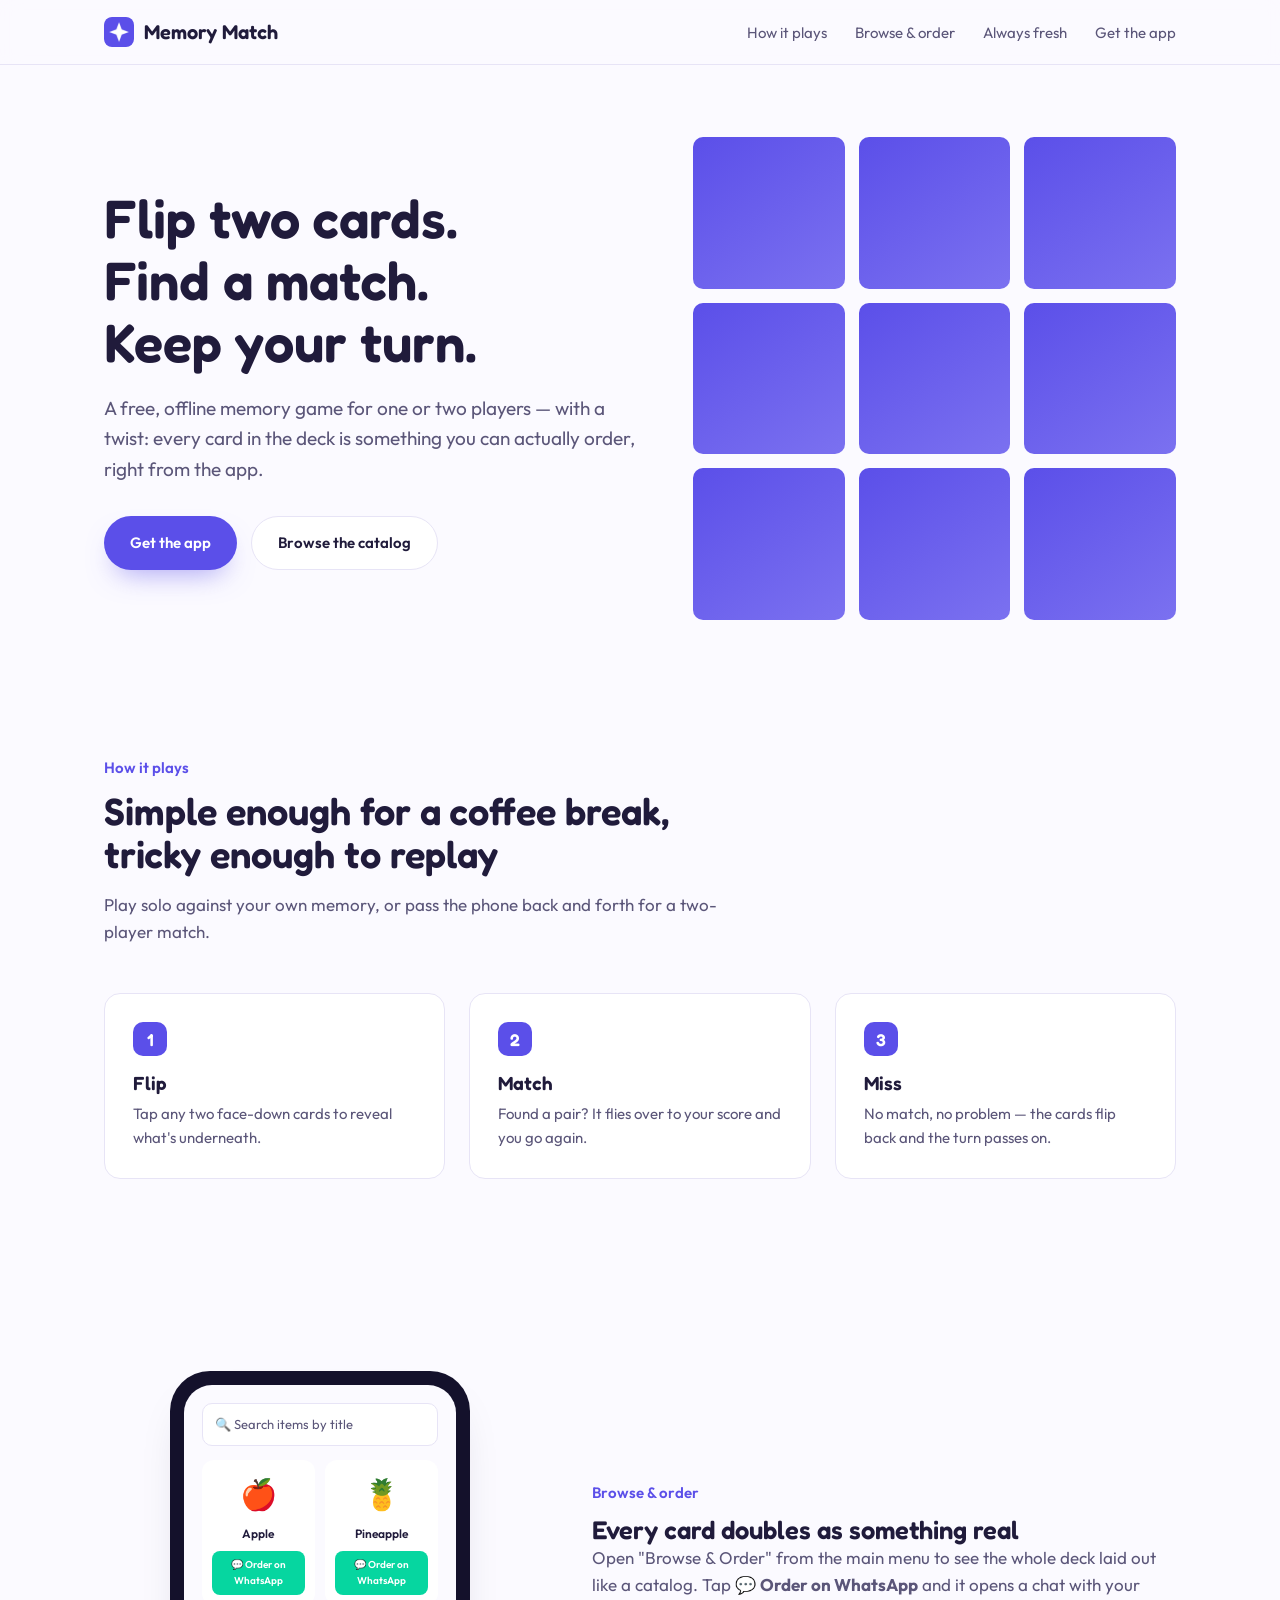
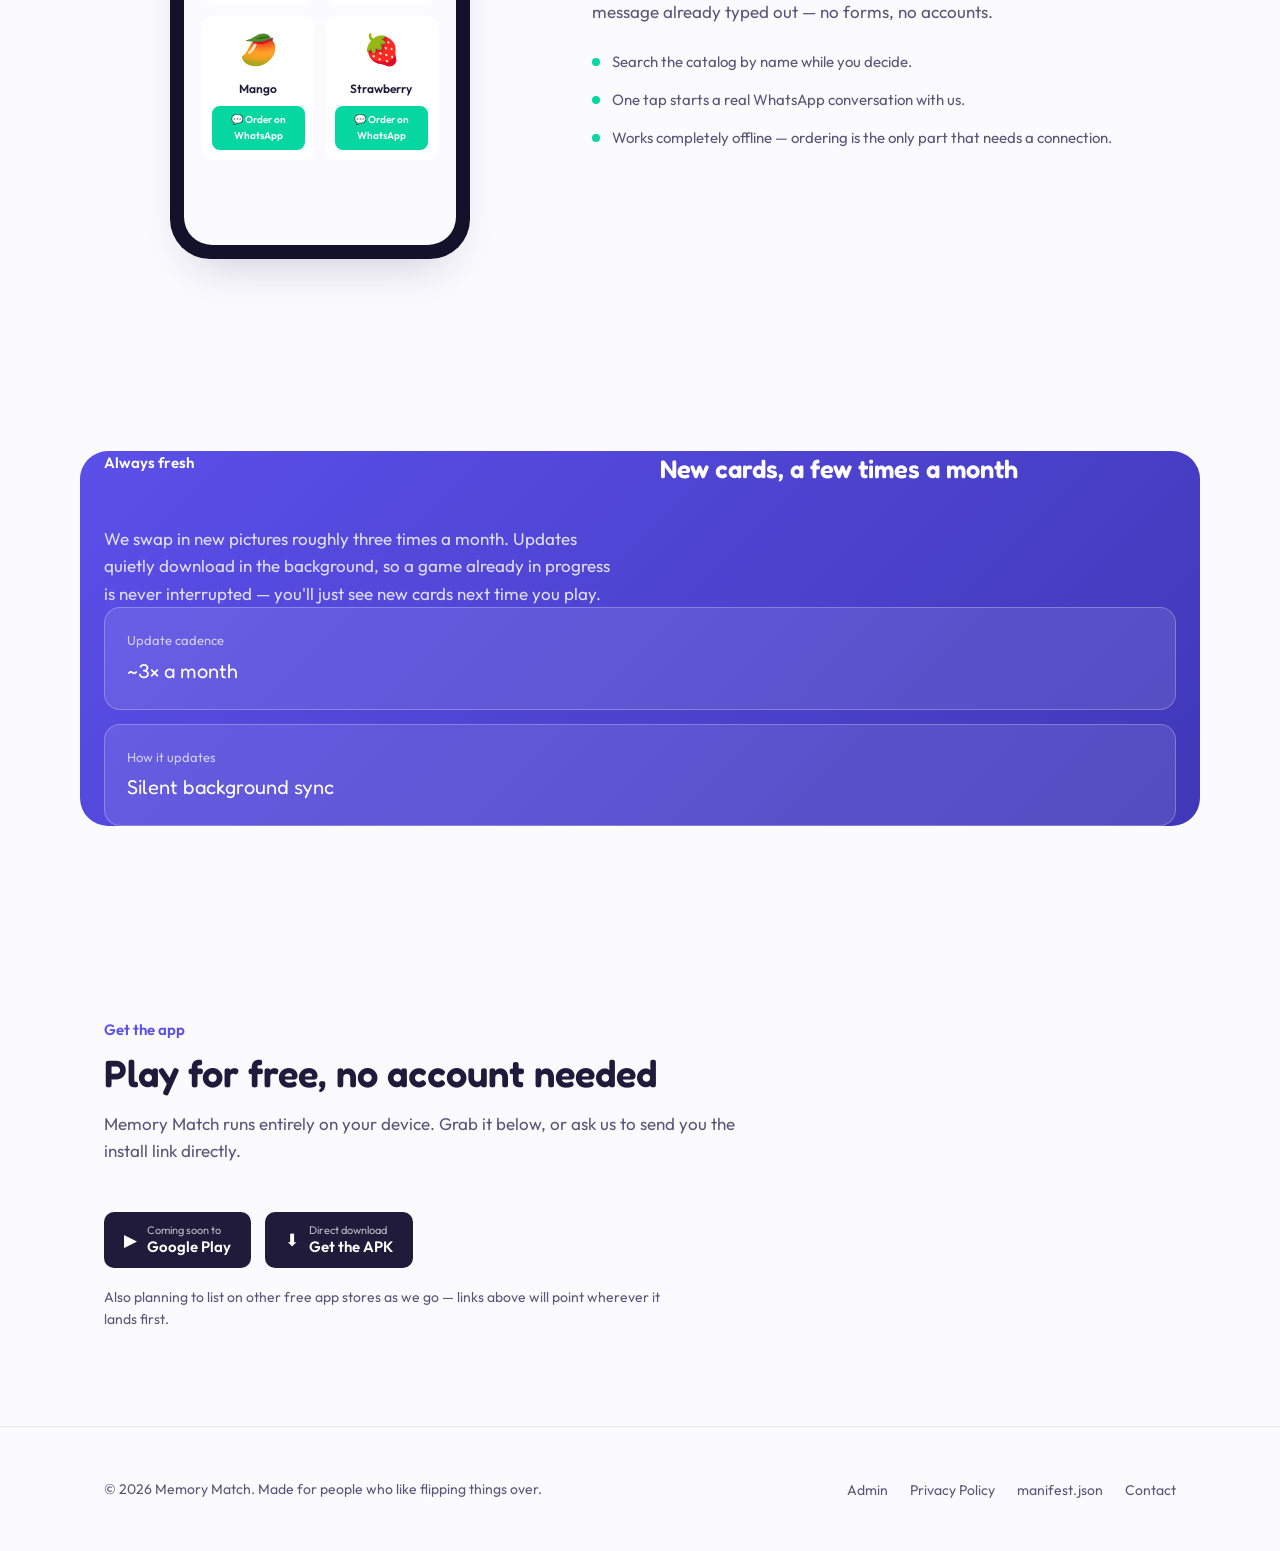
<file: index.html>
<!doctype html>
<html lang="en">
<head>
<meta charset="utf-8" />
<meta name="viewport" content="width=device-width, initial-scale=1" />
<title>Memory Match — flip, match, and order from the deck</title>
<meta name="description" content="A free offline memory-match game for one or two players, where every card doubles as something you can order over WhatsApp." />
<link rel="icon" href="favicon.png" />
<link rel="preconnect" href="https://fonts.googleapis.com">
<link rel="preconnect" href="https://fonts.gstatic.com" crossorigin>
<link href="https://fonts.googleapis.com/css2?family=Fredoka:wght@500;600;700&family=Outfit:wght@400;500;600&display=swap" rel="stylesheet">
<link rel="stylesheet" href="style.css" />
</head>
<body>

<nav class="nav">
  <div class="wrap">
    <a class="brand" href="#top">
      <img src="images/app-icon.png" alt="" />
      Memory Match
    </a>
    <ul class="nav-links">
      <li><a href="#how">How it plays</a></li>
      <li><a href="#catalog">Browse & order</a></li>
      <li><a href="#fresh">Always fresh</a></li>
      <li><a href="#get">Get the app</a></li>
    </ul>
  </div>
</nav>

<header class="hero" id="top">
  <div class="wrap">
    <div>
      <h1>Flip two cards.<br>Find a match.<br>Keep your turn.</h1>
      <p class="lead">A free, offline memory game for one or two players — with a twist: every card in the deck is something you can actually order, right from the app.</p>
      <div class="btn-row">
        <a class="btn btn-primary" href="#get">Get the app</a>
        <a class="btn btn-ghost" href="#catalog">Browse the catalog</a>
      </div>
    </div>
    <div class="flip-grid" aria-hidden="true">
      <div class="flip-card"><div class="face back"></div><div class="face front">🍎</div></div>
      <div class="flip-card"><div class="face back"></div><div class="face front">🍌</div></div>
      <div class="flip-card"><div class="face back"></div><div class="face front">🍇</div></div>
      <div class="flip-card"><div class="face back"></div><div class="face front">🍓</div></div>
      <div class="flip-card"><div class="face back"></div><div class="face front">🍒</div></div>
      <div class="flip-card"><div class="face back"></div><div class="face front">🍉</div></div>
      <div class="flip-card"><div class="face back"></div><div class="face front">🥝</div></div>
      <div class="flip-card"><div class="face back"></div><div class="face front">🍍</div></div>
      <div class="flip-card"><div class="face back"></div><div class="face front">🥭</div></div>
    </div>
  </div>
</header>

<section id="how">
  <div class="wrap">
    <div class="section-head">
      <span class="kicker">How it plays</span>
      <h2>Simple enough for a coffee break, tricky enough to replay</h2>
      <p>Play solo against your own memory, or pass the phone back and forth for a two-player match.</p>
    </div>
    <div class="steps">
      <div class="step">
        <div class="num">1</div>
        <h3>Flip</h3>
        <p>Tap any two face-down cards to reveal what's underneath.</p>
      </div>
      <div class="step">
        <div class="num">2</div>
        <h3>Match</h3>
        <p>Found a pair? It flies over to your score and you go again.</p>
      </div>
      <div class="step">
        <div class="num">3</div>
        <h3>Miss</h3>
        <p>No match, no problem — the cards flip back and the turn passes on.</p>
      </div>
    </div>
  </div>
</section>

<section class="catalog-section" id="catalog">
  <div class="wrap">
    <div class="phone-mock">
      <div class="phone-screen">
        <div class="phone-search">🔍 Search items by title</div>
        <div class="phone-grid">
          <div class="phone-item">
            <div class="emoji">🍎</div>
            <div class="name">Apple</div>
            <div class="wa">💬 Order on WhatsApp</div>
          </div>
          <div class="phone-item">
            <div class="emoji">🍍</div>
            <div class="name">Pineapple</div>
            <div class="wa">💬 Order on WhatsApp</div>
          </div>
          <div class="phone-item">
            <div class="emoji">🥭</div>
            <div class="name">Mango</div>
            <div class="wa">💬 Order on WhatsApp</div>
          </div>
          <div class="phone-item">
            <div class="emoji">🍓</div>
            <div class="name">Strawberry</div>
            <div class="wa">💬 Order on WhatsApp</div>
          </div>
        </div>
      </div>
    </div>
    <div class="catalog-copy">
      <span class="kicker">Browse & order</span>
      <h2>Every card doubles as something real</h2>
      <p>Open "Browse & Order" from the main menu to see the whole deck laid out like a catalog. Tap 💬 <strong>Order on WhatsApp</strong> and it opens a chat with your message already typed out — no forms, no accounts.</p>
      <ul>
        <li><span class="dot"></span> Search the catalog by name while you decide.</li>
        <li><span class="dot"></span> One tap starts a real WhatsApp conversation with us.</li>
        <li><span class="dot"></span> Works completely offline — ordering is the only part that needs a connection.</li>
      </ul>
    </div>
  </div>
</section>

<section id="fresh">
  <div class="wrap fresh-band">
    <div class="wrap" style="padding: 0;">
      <span class="kicker" style="color:#fff;">Always fresh</span>
      <h2>New cards, a few times a month</h2>
      <p>We swap in new pictures roughly three times a month. Updates quietly download in the background, so a game already in progress is never interrupted — you'll just see new cards next time you play.</p>
    </div>
    <div>
      <div class="fresh-card">
        <div class="label">Update cadence</div>
        <div class="value">~3× a month</div>
      </div>
      <div class="fresh-card">
        <div class="label">How it updates</div>
        <div class="value">Silent background sync</div>
      </div>
    </div>
  </div>
</section>

<section id="get">
  <div class="wrap">
    <div class="section-head">
      <span class="kicker">Get the app</span>
      <h2>Play for free, no account needed</h2>
      <p>Memory Match runs entirely on your device. Grab it below, or ask us to send you the install link directly.</p>
    </div>
    <div class="store-row">
      <a class="store-badge" href="#" aria-label="Coming soon to Google Play">
        <span>▶</span>
        <span class="lines"><span class="small">Coming soon to</span><span class="big">Google Play</span></span>
      </a>
      <a class="store-badge" href="#" aria-label="Download the APK directly">
        <span>⬇</span>
        <span class="lines"><span class="small">Direct download</span><span class="big">Get the APK</span></span>
      </a>
    </div>
    <p class="store-note">Also planning to list on other free app stores as we go — links above will point wherever it lands first.</p>
  </div>
</section>

<footer>
  <div class="wrap">
    <div class="footer-brand">© 2026 Memory Match. Made for people who like flipping things over.</div>
    <ul class="footer-links">
      <li><a href="admin.html">Admin</a></li>
      <li><a href="privacy.html">Privacy Policy</a></li>
      <li><a href="manifest.json">manifest.json</a></li>
      <li><a href="mailto:hello@example.com">Contact</a></li>
    </ul>
  </div>
</footer>

</body>
</html>
</file>
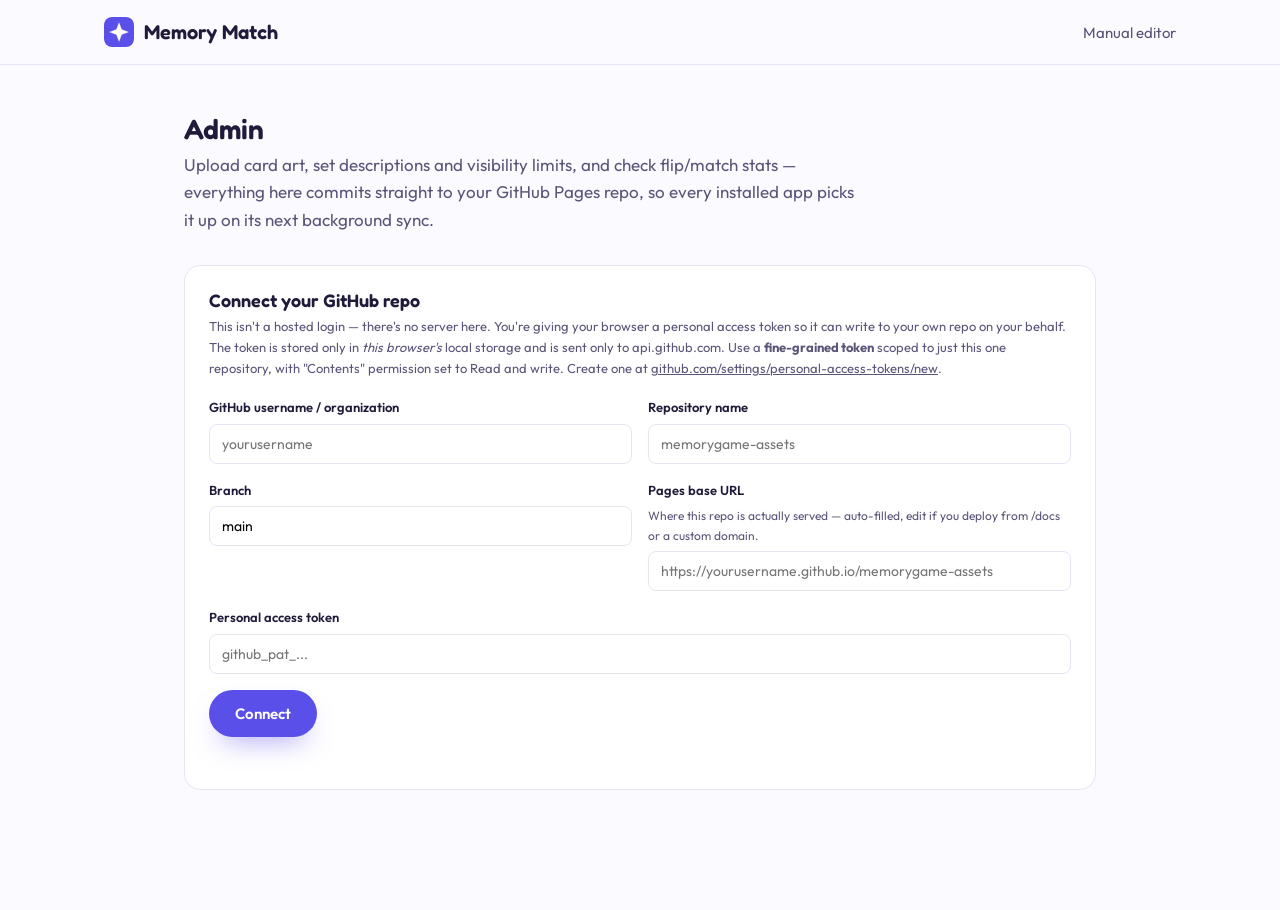
<file: admin.html>
<!doctype html>
<html lang="en">
<head>
<meta charset="utf-8" />
<meta name="viewport" content="width=device-width, initial-scale=1" />
<title>Admin — Memory Match</title>
<meta name="robots" content="noindex" />
<link rel="icon" href="favicon.png" />
<link rel="preconnect" href="https://fonts.googleapis.com">
<link rel="preconnect" href="https://fonts.gstatic.com" crossorigin>
<link href="https://fonts.googleapis.com/css2?family=Fredoka:wght@500;600;700&family=Outfit:wght@400;500;600&display=swap" rel="stylesheet">
<link rel="stylesheet" href="style.css" />
<style>
  .tool { max-width: 960px; margin: 0 auto; padding: 48px 24px 96px; }
  .tool h1 { font-size: 28px; margin-bottom: 6px; }
  .tool > p.intro { margin-bottom: 32px; }

  .panel {
    background: #fff;
    border: 1px solid var(--line);
    border-radius: var(--radius-md);
    padding: 24px;
    margin-bottom: 24px;
  }
  .panel h2 { font-size: 18px; margin-bottom: 6px; }
  .panel .sub { font-size: 13px; color: var(--ink-soft); margin-bottom: 18px; display: block; }

  label.field { display: block; margin-bottom: 16px; }
  label.field span.lbl { display: block; font-size: 13px; font-weight: 600; margin-bottom: 6px; color: var(--ink); }
  label.field span.hint { display: block; font-size: 12px; color: var(--ink-soft); margin-bottom: 6px; }
  input[type=text], input[type=password], input[type=number], input[type=file], textarea {
    width: 100%;
    border: 1px solid var(--line);
    border-radius: 8px;
    padding: 10px 12px;
    font-family: 'Outfit', sans-serif;
    font-size: 14px;
    background: #fff;
  }
  textarea { resize: vertical; min-height: 70px; }

  .row2 { display: grid; grid-template-columns: 1fr 1fr; gap: 16px; }

  .btn-sm { padding: 9px 16px; font-size: 13px; }
  .btn-row { margin-top: 4px; }

  .connected-bar {
    display: flex; justify-content: space-between; align-items: center;
    background: #F4F3FC; border-radius: 10px; padding: 10px 14px; margin-bottom: 24px; font-size: 13px;
  }
  .connected-bar .who { color: var(--ink-soft); }
  .connected-bar a { color: var(--coral); font-weight: 600; text-decoration: none; }

  .tabs { display: flex; gap: 8px; margin-bottom: 20px; }
  .tab-btn {
    padding: 10px 18px; border-radius: 999px; border: 1.5px solid var(--line);
    background: #fff; font-family: 'Outfit', sans-serif; font-weight: 600; font-size: 14px; cursor: pointer;
  }
  .tab-btn.active { background: var(--primary); color: #fff; border-color: var(--primary); }

  table { width: 100%; border-collapse: collapse; }
  th, td { padding: 10px 10px; text-align: left; border-bottom: 1px solid var(--line); vertical-align: middle; font-size: 13px; }
  th { color: var(--ink-soft); font-weight: 600; }
  td.thumb-cell img { width: 40px; height: 40px; border-radius: 8px; object-fit: cover; background: var(--bg); }
  .muted { color: var(--ink-soft); }
  .icon-btn {
    background: none; border: 1px solid var(--line); border-radius: 8px;
    width: 30px; height: 30px; cursor: pointer; font-size: 13px;
  }
  .icon-btn:hover { border-color: var(--primary); }

  .status-line { font-size: 13px; margin-top: 10px; min-height: 18px; }
  .status-line.ok { color: var(--mint); }
  .status-line.err { color: var(--coral); }
  .status-line.busy { color: var(--ink-soft); }

  .stat-row { display: flex; justify-content: space-between; padding: 6px 0; border-bottom: 1px dashed var(--line); font-size: 14px; }
  .stat-row:last-child { border-bottom: none; }
  .stat-label { color: var(--ink); }
  .stat-value { color: var(--primary); font-weight: 700; }

  #cardForm.editing { border-color: var(--primary); }
</style>
</head>
<body>

<nav class="nav">
  <div class="wrap">
    <a class="brand" href="index.html">
      <img src="images/app-icon.png" alt="" />
      Memory Match
    </a>
    <ul class="nav-links">
      <li><a href="manifest-admin.html">Manual editor</a></li>
    </ul>
  </div>
</nav>

<main class="tool">
  <h1>Admin</h1>
  <p class="intro">Upload card art, set descriptions and visibility limits, and check flip/match stats — everything here commits straight to your GitHub Pages repo, so every installed app picks it up on its next background sync.</p>

  <!-- ===================== CONNECT PANEL ===================== -->
  <div class="panel" id="connectPanel">
    <h2>Connect your GitHub repo</h2>
    <span class="sub">
      This isn't a hosted login — there's no server here. You're giving your browser a personal
      access token so it can write to your own repo on your behalf. The token is stored only in
      <em>this browser's</em> local storage and is sent only to api.github.com. Use a
      <strong>fine-grained token</strong> scoped to just this one repository, with "Contents"
      permission set to Read and write. Create one at
      <a href="https://github.com/settings/personal-access-tokens/new" target="_blank" rel="noopener">github.com/settings/personal-access-tokens/new</a>.
    </span>

    <div class="row2">
      <label class="field">
        <span class="lbl">GitHub username / organization</span>
        <input type="text" id="inOwner" placeholder="yourusername" autocapitalize="off" />
      </label>
      <label class="field">
        <span class="lbl">Repository name</span>
        <input type="text" id="inRepo" placeholder="memorygame-assets" autocapitalize="off" />
      </label>
    </div>
    <div class="row2">
      <label class="field">
        <span class="lbl">Branch</span>
        <input type="text" id="inBranch" placeholder="main" value="main" autocapitalize="off" />
      </label>
      <label class="field">
        <span class="lbl">Pages base URL</span>
        <span class="hint">Where this repo is actually served — auto-filled, edit if you deploy from /docs or a custom domain.</span>
        <input type="text" id="inPagesBase" placeholder="https://yourusername.github.io/memorygame-assets" autocapitalize="off" />
      </label>
    </div>
    <label class="field">
      <span class="lbl">Personal access token</span>
      <input type="password" id="inToken" placeholder="github_pat_..." autocapitalize="off" />
    </label>

    <div class="btn-row">
      <button class="btn btn-primary" id="connectBtn" type="button">Connect</button>
    </div>
    <div class="status-line" id="connectStatus"></div>
  </div>

  <!-- ===================== MAIN PANEL ===================== -->
  <div id="mainPanel" hidden>
    <div class="connected-bar">
      <span class="who">Connected to <strong id="repoLabel"></strong></span>
      <a href="#" id="disconnectLink">Disconnect</a>
    </div>

    <div class="tabs">
      <button class="tab-btn active" data-tab="cards" type="button">Cards</button>
      <button class="tab-btn" data-tab="stats" type="button">Stats</button>
    </div>

    <!-- ---- CARDS TAB ---- -->
    <section id="cardsTab">
      <div class="panel" id="cardForm">
        <h2 id="formTitle">Add a card</h2>
        <span class="sub">Uploading an image commits it to <code>images/</code> and updates <code>manifest.json</code> in one go.</span>

        <label class="field">
          <span class="lbl">Title</span>
          <input type="text" id="fTitle" placeholder="Apple" />
        </label>

        <label class="field">
          <span class="lbl">Description</span>
          <span class="hint">Shown in the app's catalog behind "See more".</span>
          <textarea id="fDescription" placeholder="Optional details, pricing, sizing, etc."></textarea>
        </label>

        <div class="row2">
          <label class="field">
            <span class="lbl">Visibility limit</span>
            <span class="hint">Stop showing this card after it's been flipped this many times per device. Blank = unlimited.</span>
            <input type="number" id="fMaxFlips" min="1" placeholder="Unlimited" />
          </label>
          <label class="field">
            <span class="lbl">Image</span>
            <span class="hint" id="imageHint">Required for a new card.</span>
            <input type="file" id="fImage" accept="image/*" />
          </label>
        </div>

        <div class="btn-row">
          <button class="btn btn-primary" id="saveCardBtn" type="button">Save card</button>
          <button class="btn btn-ghost" id="cancelEditBtn" type="button" hidden>Cancel edit</button>
        </div>
        <div class="status-line" id="formStatus"></div>
      </div>

      <div class="panel">
        <h2>Cards in manifest.json</h2>
        <span class="sub" id="cardsSub">Loading…</span>
        <table>
          <thead>
            <tr><th></th><th>Title</th><th>Visibility</th><th>Description</th><th></th></tr>
          </thead>
          <tbody id="cardsBody"></tbody>
        </table>
      </div>
    </section>

    <!-- ---- STATS TAB ---- -->
    <section id="statsTab" hidden>
      <div class="panel">
        <h2>Analytics endpoint</h2>
        <span class="sub">Paste the Google Apps Script Web App URL from <code>analytics-backend/README.md</code>. Stored only in this browser.</span>
        <label class="field">
          <span class="lbl">Endpoint URL</span>
          <input type="text" id="fAnalyticsUrl" placeholder="https://script.google.com/macros/s/.../exec" />
        </label>
        <div class="btn-row">
          <button class="btn btn-primary btn-sm" id="loadStatsBtn" type="button">Load stats</button>
        </div>
        <div class="status-line" id="statsStatus"></div>
      </div>

      <div class="panel">
        <h2>Flips by territory</h2>
        <div id="regionStats"><span class="muted">Load stats to see this.</span></div>
      </div>

      <div class="panel">
        <h2>Flips & matches by card (all devices)</h2>
        <div id="cardStats"><span class="muted">Load stats to see this.</span></div>
      </div>
    </section>
  </div>
</main>

<script>
(function () {
  const GH_API = 'https://api.github.com';
  const LS_KEYS = { owner: 'gh_owner', repo: 'gh_repo', branch: 'gh_branch', pagesBase: 'gh_pagesBase', token: 'gh_token', analyticsUrl: 'analytics_url' };

  const state = { owner: '', repo: '', branch: 'main', pagesBase: '', token: '' };
  let cards = [];
  let editingId = null;

  // ---------- storage helpers ----------
  function loadState() {
    state.owner = localStorage.getItem(LS_KEYS.owner) || '';
    state.repo = localStorage.getItem(LS_KEYS.repo) || '';
    state.branch = localStorage.getItem(LS_KEYS.branch) || 'main';
    state.pagesBase = localStorage.getItem(LS_KEYS.pagesBase) || '';
    state.token = localStorage.getItem(LS_KEYS.token) || '';
  }
  function saveState() {
    localStorage.setItem(LS_KEYS.owner, state.owner);
    localStorage.setItem(LS_KEYS.repo, state.repo);
    localStorage.setItem(LS_KEYS.branch, state.branch);
    localStorage.setItem(LS_KEYS.pagesBase, state.pagesBase);
    localStorage.setItem(LS_KEYS.token, state.token);
  }
  function clearState() {
    [LS_KEYS.owner, LS_KEYS.repo, LS_KEYS.branch, LS_KEYS.pagesBase, LS_KEYS.token].forEach((k) => localStorage.removeItem(k));
  }

  // ---------- GitHub API ----------
  function ghHeaders() {
    return { Authorization: 'Bearer ' + state.token, Accept: 'application/vnd.github+json' };
  }

  async function ghGetFile(path) {
    const url = GH_API + '/repos/' + state.owner + '/' + state.repo + '/contents/' + path + '?ref=' + encodeURIComponent(state.branch);
    const res = await fetch(url, { headers: ghHeaders() });
    if (res.status === 404) return null;
    if (!res.ok) throw new Error('GitHub GET ' + path + ' failed (' + res.status + ')');
    return res.json();
  }

  async function ghPutFile(path, base64Content, message, sha) {
    const url = GH_API + '/repos/' + state.owner + '/' + state.repo + '/contents/' + path;
    const body = { message: message, content: base64Content, branch: state.branch };
    if (sha) body.sha = sha;
    const res = await fetch(url, {
      method: 'PUT',
      headers: Object.assign({ 'Content-Type': 'application/json' }, ghHeaders()),
      body: JSON.stringify(body),
    });
    if (!res.ok) {
      const t = await res.text();
      throw new Error('GitHub PUT ' + path + ' failed (' + res.status + '): ' + t);
    }
    return res.json();
  }

  async function ghDeleteFile(path, sha, message) {
    const url = GH_API + '/repos/' + state.owner + '/' + state.repo + '/contents/' + path;
    const res = await fetch(url, {
      method: 'DELETE',
      headers: Object.assign({ 'Content-Type': 'application/json' }, ghHeaders()),
      body: JSON.stringify({ message: message, sha: sha, branch: state.branch }),
    });
    return res.ok;
  }

  function b64EncodeUnicode(str) {
    return btoa(unescape(encodeURIComponent(str)));
  }
  function b64DecodeUnicode(str) {
    return decodeURIComponent(escape(atob(str)));
  }

  function fileToBase64(file) {
    return new Promise((resolve, reject) => {
      const reader = new FileReader();
      reader.onload = () => resolve(String(reader.result).split(',')[1]);
      reader.onerror = reject;
      reader.readAsDataURL(file);
    });
  }

  // ---------- manifest ----------
  async function loadManifest() {
    const file = await ghGetFile('manifest.json');
    if (!file) return [];
    const text = b64DecodeUnicode(file.content.replace(/\n/g, ''));
    try {
      const parsed = JSON.parse(text);
      return Array.isArray(parsed) ? parsed : [];
    } catch (e) {
      return [];
    }
  }

  async function saveManifest(entries, message) {
    // Refresh sha right before writing to reduce the odds of a stale-sha conflict
    // if the repo changed since the page loaded.
    const latest = await ghGetFile('manifest.json');
    const sha = latest ? latest.sha : undefined;
    const content = b64EncodeUnicode(JSON.stringify(entries, null, 2));
    await ghPutFile('manifest.json', content, message, sha);
  }

  function slugify(title, existingIds) {
    let base = title.toLowerCase().trim().replace(/[^a-z0-9]+/g, '-').replace(/(^-|-$)/g, '');
    if (!base) base = 'card';
    let id = base;
    let n = 2;
    while (existingIds.has(id)) {
      id = base + '-' + n;
      n++;
    }
    return id;
  }

  // ---------- UI: connect ----------
  const connectPanel = document.getElementById('connectPanel');
  const mainPanel = document.getElementById('mainPanel');
  const connectStatus = document.getElementById('connectStatus');

  document.getElementById('inOwner').addEventListener('input', autofillPagesBase);
  document.getElementById('inRepo').addEventListener('input', autofillPagesBase);
  function autofillPagesBase() {
    const owner = document.getElementById('inOwner').value.trim();
    const repo = document.getElementById('inRepo').value.trim();
    const pagesInput = document.getElementById('inPagesBase');
    if (owner && repo && !pagesInput.dataset.touched) {
      pagesInput.value = 'https://' + owner + '.github.io/' + repo;
    }
  }
  document.getElementById('inPagesBase').addEventListener('input', function () {
    this.dataset.touched = '1';
  });

  document.getElementById('connectBtn').addEventListener('click', async () => {
    state.owner = document.getElementById('inOwner').value.trim();
    state.repo = document.getElementById('inRepo').value.trim();
    state.branch = document.getElementById('inBranch').value.trim() || 'main';
    state.pagesBase = document.getElementById('inPagesBase').value.trim().replace(/\/$/, '');
    state.token = document.getElementById('inToken').value.trim();

    if (!state.owner || !state.repo || !state.token) {
      connectStatus.className = 'status-line err';
      connectStatus.textContent = 'Fill in username, repo, and token at least.';
      return;
    }

    connectStatus.className = 'status-line busy';
    connectStatus.textContent = 'Checking access…';
    try {
      const res = await fetch(GH_API + '/repos/' + state.owner + '/' + state.repo, { headers: ghHeaders() });
      if (!res.ok) throw new Error('Could not access that repo (HTTP ' + res.status + '). Check the owner/repo name and that your token has access.');
      saveState();
      connectStatus.textContent = '';
      await enterMainPanel();
    } catch (err) {
      connectStatus.className = 'status-line err';
      connectStatus.textContent = String(err.message || err);
    }
  });

  document.getElementById('disconnectLink').addEventListener('click', (e) => {
    e.preventDefault();
    clearState();
    location.reload();
  });

  async function enterMainPanel() {
    connectPanel.hidden = true;
    mainPanel.hidden = false;
    document.getElementById('repoLabel').textContent = state.owner + '/' + state.repo + ' (' + state.branch + ')';
    await refreshCards();
  }

  // ---------- UI: tabs ----------
  document.querySelectorAll('.tab-btn').forEach((btn) => {
    btn.addEventListener('click', () => {
      document.querySelectorAll('.tab-btn').forEach((b) => b.classList.remove('active'));
      btn.classList.add('active');
      const tab = btn.dataset.tab;
      document.getElementById('cardsTab').hidden = tab !== 'cards';
      document.getElementById('statsTab').hidden = tab !== 'stats';
    });
  });

  // ---------- UI: cards list ----------
  const cardsBody = document.getElementById('cardsBody');
  const cardsSub = document.getElementById('cardsSub');

  async function refreshCards() {
    cardsSub.textContent = 'Loading…';
    try {
      cards = await loadManifest();
      cardsSub.textContent = cards.length + ' card(s) in manifest.json.';
      renderCards();
    } catch (err) {
      cardsSub.textContent = 'Could not load manifest.json: ' + (err.message || err);
    }
  }

  function renderCards() {
    cardsBody.innerHTML = '';
    cards.forEach((c) => {
      const tr = document.createElement('tr');

      const thumbTd = document.createElement('td');
      thumbTd.className = 'thumb-cell';
      const img = document.createElement('img');
      img.src = c.imageUrl || '';
      img.alt = '';
      thumbTd.appendChild(img);
      tr.appendChild(thumbTd);

      const titleTd = document.createElement('td');
      titleTd.textContent = c.title || c.id;
      tr.appendChild(titleTd);

      const visTd = document.createElement('td');
      visTd.textContent = c.maxFlips == null || c.maxFlips === '' ? 'Unlimited' : String(c.maxFlips);
      tr.appendChild(visTd);

      const descTd = document.createElement('td');
      descTd.className = 'muted';
      const desc = c.description || '';
      descTd.textContent = desc.length > 60 ? desc.slice(0, 60) + '…' : desc;
      tr.appendChild(descTd);

      const actionsTd = document.createElement('td');
      const editBtn = document.createElement('button');
      editBtn.className = 'icon-btn';
      editBtn.textContent = '✏️';
      editBtn.title = 'Edit';
      editBtn.addEventListener('click', () => startEdit(c.id));
      const delBtn = document.createElement('button');
      delBtn.className = 'icon-btn';
      delBtn.textContent = '🗑️';
      delBtn.title = 'Delete';
      delBtn.style.marginLeft = '6px';
      delBtn.addEventListener('click', () => deleteCard(c.id));
      actionsTd.appendChild(editBtn);
      actionsTd.appendChild(delBtn);
      tr.appendChild(actionsTd);

      cardsBody.appendChild(tr);
    });
  }

  // ---------- UI: add/edit form ----------
  const formEl = document.getElementById('cardForm');
  const formTitle = document.getElementById('formTitle');
  const fTitle = document.getElementById('fTitle');
  const fDescription = document.getElementById('fDescription');
  const fMaxFlips = document.getElementById('fMaxFlips');
  const fImage = document.getElementById('fImage');
  const imageHint = document.getElementById('imageHint');
  const formStatus = document.getElementById('formStatus');
  const cancelEditBtn = document.getElementById('cancelEditBtn');

  function startEdit(id) {
    const card = cards.find((c) => c.id === id);
    if (!card) return;
    editingId = id;
    formEl.classList.add('editing');
    formTitle.textContent = 'Edit "' + (card.title || card.id) + '"';
    fTitle.value = card.title || '';
    fDescription.value = card.description || '';
    fMaxFlips.value = card.maxFlips == null ? '' : card.maxFlips;
    fImage.value = '';
    imageHint.textContent = 'Leave blank to keep the current image.';
    cancelEditBtn.hidden = false;
    formStatus.textContent = '';
    window.scrollTo({ top: formEl.offsetTop - 20, behavior: 'smooth' });
  }

  function resetForm() {
    editingId = null;
    formEl.classList.remove('editing');
    formTitle.textContent = 'Add a card';
    fTitle.value = '';
    fDescription.value = '';
    fMaxFlips.value = '';
    fImage.value = '';
    imageHint.textContent = 'Required for a new card.';
    cancelEditBtn.hidden = true;
    formStatus.textContent = '';
  }

  cancelEditBtn.addEventListener('click', resetForm);

  document.getElementById('saveCardBtn').addEventListener('click', async () => {
    const title = fTitle.value.trim();
    if (!title) {
      formStatus.className = 'status-line err';
      formStatus.textContent = 'Title is required.';
      return;
    }
    const maxFlipsRaw = fMaxFlips.value.trim();
    if (maxFlipsRaw && (!/^\d+$/.test(maxFlipsRaw) || Number(maxFlipsRaw) <= 0)) {
      formStatus.className = 'status-line err';
      formStatus.textContent = 'Visibility limit must be a positive whole number, or blank.';
      return;
    }
    const maxFlips = maxFlipsRaw ? Number(maxFlipsRaw) : null;
    const file = fImage.files[0];

    if (!editingId && !file) {
      formStatus.className = 'status-line err';
      formStatus.textContent = 'Choose an image for a new card.';
      return;
    }

    formStatus.className = 'status-line busy';
    formStatus.textContent = editingId ? 'Saving changes…' : 'Uploading…';

    try {
      const existingIds = new Set(cards.map((c) => c.id));
      const id = editingId || slugify(title, existingIds);
      let imageUrl = editingId ? (cards.find((c) => c.id === editingId) || {}).imageUrl : null;
      const updatedAt = String(Date.now());

      if (file) {
        formStatus.textContent = 'Uploading image…';
        const ext = (file.name.split('.').pop() || 'jpg').toLowerCase().replace(/[^a-z0-9]/g, '') || 'jpg';
        const path = 'images/' + id + '.' + ext;
        const base64 = await fileToBase64(file);
        const existingImage = await ghGetFile(path).catch(() => null);
        await ghPutFile(path, base64, 'Upload image for ' + id, existingImage ? existingImage.sha : undefined);
        imageUrl = state.pagesBase + '/' + path;
      }

      const entry = { id: id, title: title, imageUrl: imageUrl, updatedAt: updatedAt, description: fDescription.value.trim() || null, maxFlips: maxFlips };

      formStatus.textContent = 'Updating manifest.json…';
      const next = editingId
        ? cards.map((c) => (c.id === editingId ? entry : c))
        : cards.concat([entry]);

      await saveManifest(next, (editingId ? 'Update card: ' : 'Add card: ') + title);

      formStatus.className = 'status-line ok';
      formStatus.textContent = 'Saved. Live on GitHub Pages shortly, then auto-synced to every app.';
      resetForm();
      await refreshCards();
    } catch (err) {
      formStatus.className = 'status-line err';
      formStatus.textContent = String(err.message || err);
    }
  });

  async function deleteCard(id) {
    const card = cards.find((c) => c.id === id);
    if (!card) return;
    if (!confirm('Delete "' + (card.title || id) + '"? This removes it from manifest.json (and tries to remove its image).')) return;

    try {
      const next = cards.filter((c) => c.id !== id);
      await saveManifest(next, 'Delete card: ' + (card.title || id));

      if (card.imageUrl && card.imageUrl.indexOf(state.pagesBase) === 0) {
        const path = card.imageUrl.slice(state.pagesBase.length + 1);
        const file = await ghGetFile(path).catch(() => null);
        if (file) await ghDeleteFile(path, file.sha, 'Remove image for ' + id).catch(() => {});
      }

      await refreshCards();
    } catch (err) {
      alert('Could not delete: ' + (err.message || err));
    }
  }

  // ---------- UI: stats ----------
  const fAnalyticsUrl = document.getElementById('fAnalyticsUrl');
  const statsStatus = document.getElementById('statsStatus');
  const regionStatsEl = document.getElementById('regionStats');
  const cardStatsEl = document.getElementById('cardStats');

  fAnalyticsUrl.value = localStorage.getItem(LS_KEYS.analyticsUrl) || '';

  document.getElementById('loadStatsBtn').addEventListener('click', async () => {
    const url = fAnalyticsUrl.value.trim();
    if (!url) {
      statsStatus.className = 'status-line err';
      statsStatus.textContent = 'Paste the analytics endpoint URL first.';
      return;
    }
    localStorage.setItem(LS_KEYS.analyticsUrl, url);
    statsStatus.className = 'status-line busy';
    statsStatus.textContent = 'Loading…';
    try {
      const res = await fetch(url + '?action=summary');
      if (!res.ok) throw new Error('HTTP ' + res.status);
      const data = await res.json();
      renderStats(data);
      statsStatus.textContent = '';
    } catch (err) {
      statsStatus.className = 'status-line err';
      statsStatus.textContent = 'Could not load stats: ' + (err.message || err);
    }
  });

  function renderStats(data) {
    const regions = data.regions || [];
    const cardStats = data.cards || [];

    regionStatsEl.innerHTML = regions.length
      ? regions.map((r) => rowHtml(r.region, r.flips + ' flips')).join('')
      : '<span class="muted">No events recorded yet.</span>';

    cardStatsEl.innerHTML = cardStats.length
      ? cardStats.map((c) => rowHtml(c.title || c.cardId, c.flips + ' flips · ' + c.matches + ' matches')).join('')
      : '<span class="muted">No events recorded yet.</span>';
  }

  function rowHtml(label, value) {
    return '<div class="stat-row"><span class="stat-label">' + escapeHtml(String(label)) + '</span><span class="stat-value">' + escapeHtml(String(value)) + '</span></div>';
  }

  function escapeHtml(s) {
    return s.replace(/[&<>"']/g, (c) => ({ '&': '&amp;', '<': '&lt;', '>': '&gt;', '"': '&quot;', "'": '&#39;' }[c]));
  }

  // ---------- boot ----------
  loadState();
  if (state.owner && state.repo && state.token) {
    document.getElementById('inOwner').value = state.owner;
    document.getElementById('inRepo').value = state.repo;
    document.getElementById('inBranch').value = state.branch;
    document.getElementById('inPagesBase').value = state.pagesBase;
    document.getElementById('inToken').value = state.token;
    enterMainPanel();
  }
})();
</script>

</body>
</html>
</file>
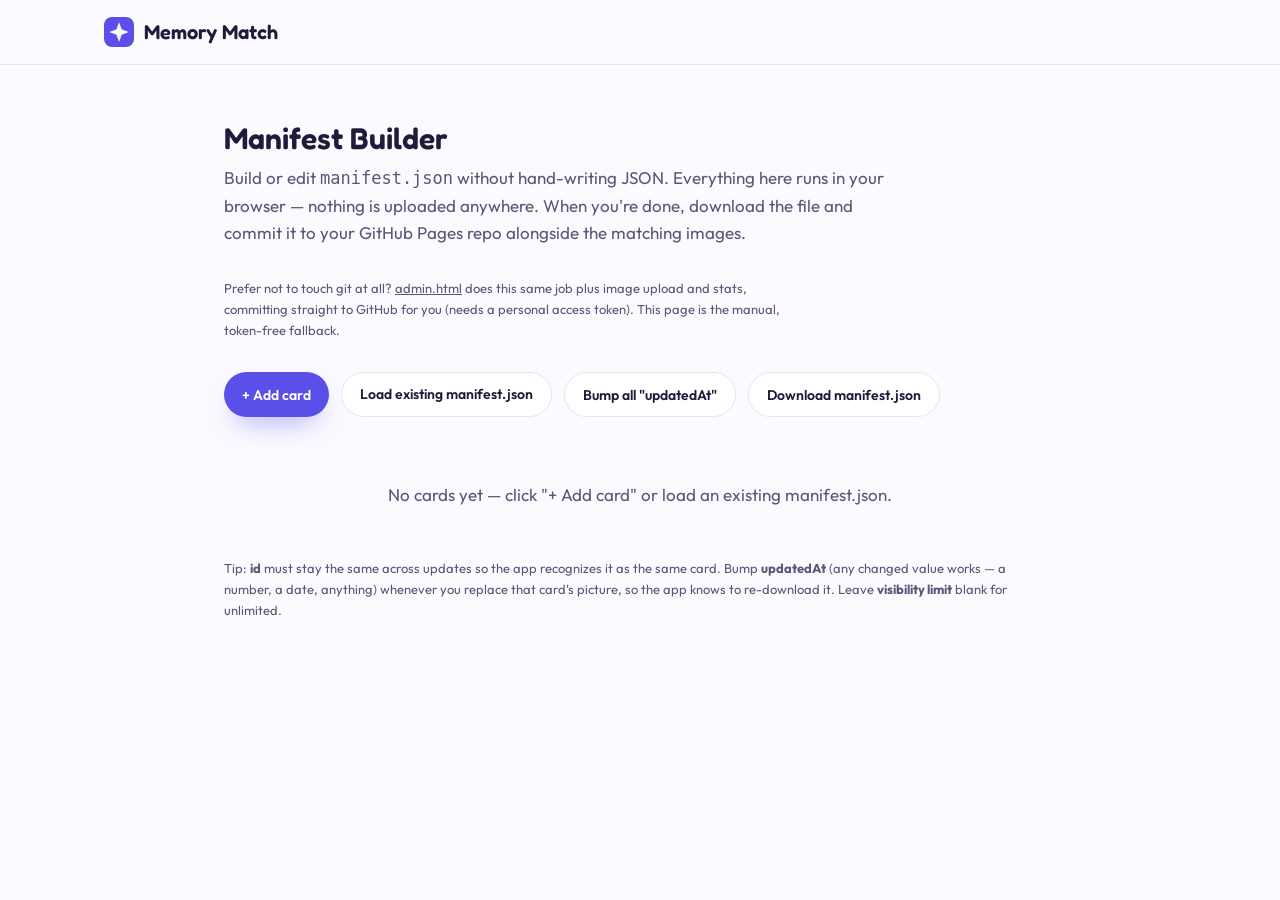
<file: manifest-admin.html>
<!doctype html>
<html lang="en">
<head>
<meta charset="utf-8" />
<meta name="viewport" content="width=device-width, initial-scale=1" />
<title>Manifest Builder — Memory Match</title>
<meta name="robots" content="noindex" />
<link rel="icon" href="favicon.png" />
<link rel="preconnect" href="https://fonts.googleapis.com">
<link rel="preconnect" href="https://fonts.gstatic.com" crossorigin>
<link href="https://fonts.googleapis.com/css2?family=Fredoka:wght@500;600;700&family=Outfit:wght@400;500;600&display=swap" rel="stylesheet">
<link rel="stylesheet" href="style.css" />
<style>
  .tool { max-width: 880px; margin: 0 auto; padding: 56px 24px 96px; }
  .tool h1 { font-size: 30px; margin-bottom: 8px; }
  .tool > p { margin-bottom: 32px; }
  .toolbar { display: flex; gap: 12px; flex-wrap: wrap; margin-bottom: 24px; }
  .toolbar .btn { padding: 10px 18px; font-size: 14px; }
  input[type=file] { display: none; }
  table { width: 100%; border-collapse: collapse; background: #fff; border-radius: var(--radius-md); overflow: hidden; border: 1px solid var(--line); }
  th, td { padding: 10px 12px; text-align: left; border-bottom: 1px solid var(--line); vertical-align: top; }
  th { font-size: 12px; text-transform: none; color: var(--ink-soft); font-weight: 600; background: #F4F3FC; }
  tr:last-child td { border-bottom: none; }
  input[type=text], textarea {
    width: 100%;
    border: 1px solid var(--line);
    border-radius: 8px;
    padding: 8px 10px;
    font-family: 'Outfit', sans-serif;
    font-size: 14px;
  }
  textarea { resize: vertical; min-height: 42px; }
  .field-label { font-size: 11px; color: var(--ink-soft); display: block; margin: 8px 0 3px; }
  .field-label:first-child { margin-top: 0; }
  .entry {
    background: #fff;
    border: 1px solid var(--line);
    border-radius: var(--radius-md);
    padding: 16px;
    margin-bottom: 12px;
  }
  .entry-grid { display: grid; grid-template-columns: 1fr 1fr; gap: 0 16px; }
  .entry-actions { display: flex; justify-content: flex-end; gap: 8px; margin-top: 10px; }
  .icon-btn {
    background: none;
    border: 1px solid var(--line);
    border-radius: 8px;
    width: 32px;
    height: 32px;
    cursor: pointer;
    font-size: 14px;
  }
  .icon-btn:hover { border-color: var(--primary); }
  .empty-state { text-align: center; padding: 40px; color: var(--ink-soft); }
  .output {
    margin-top: 28px;
    background: #14112B;
    color: #E7E4F6;
    border-radius: var(--radius-md);
    padding: 20px;
    font-family: monospace;
    font-size: 13px;
    white-space: pre-wrap;
    word-break: break-all;
    max-height: 320px;
    overflow: auto;
  }
  .note { font-size: 13px; color: var(--ink-soft); margin-top: 10px; }
</style>
</head>
<body>

<nav class="nav">
  <div class="wrap">
    <a class="brand" href="index.html">
      <img src="images/app-icon.png" alt="" />
      Memory Match
    </a>
  </div>
</nav>

<main class="tool">
  <h1>Manifest Builder</h1>
  <p>Build or edit <code>manifest.json</code> without hand-writing JSON. Everything here runs in your browser — nothing is uploaded anywhere. When you're done, download the file and commit it to your GitHub Pages repo alongside the matching images.</p>
  <p class="note">Prefer not to touch git at all? <a href="admin.html">admin.html</a> does this same job plus image upload and stats, committing straight to GitHub for you (needs a personal access token). This page is the manual, token-free fallback.</p>

  <div class="toolbar">
    <button class="btn btn-primary" id="addRowBtn" type="button">+ Add card</button>
    <label class="btn btn-ghost" for="importInput">Load existing manifest.json</label>
    <input type="file" id="importInput" accept="application/json" />
    <button class="btn btn-ghost" id="touchAllBtn" type="button">Bump all "updatedAt"</button>
    <button class="btn btn-ghost" id="downloadBtn" type="button">Download manifest.json</button>
  </div>

  <div id="rows" class="card-list"></div>
  <div class="empty-state" id="emptyState">No cards yet — click "+ Add card" or load an existing manifest.json.</div>

  <div class="note">Tip: <strong>id</strong> must stay the same across updates so the app recognizes it as the same card. Bump <strong>updatedAt</strong> (any changed value works — a number, a date, anything) whenever you replace that card's picture, so the app knows to re-download it. Leave <strong>visibility limit</strong> blank for unlimited.</div>

  <div class="output" id="output" hidden></div>
</main>

<script>
  let cards = [];

  const rowsEl = document.getElementById('rows');
  const emptyStateEl = document.getElementById('emptyState');
  const outputEl = document.getElementById('output');

  function render() {
    rowsEl.innerHTML = '';
    emptyStateEl.style.display = cards.length ? 'none' : 'block';
    cards.forEach((card, i) => {
      const entry = document.createElement('div');
      entry.className = 'entry';
      entry.innerHTML = `
        <div class="entry-grid">
          <div>
            <span class="field-label">ID</span>
            <input type="text" data-field="id" data-i="${i}" value="${escapeAttr(card.id)}" placeholder="apple" />
            <span class="field-label">Title</span>
            <input type="text" data-field="title" data-i="${i}" value="${escapeAttr(card.title)}" placeholder="Apple" />
            <span class="field-label">Image URL</span>
            <input type="text" data-field="imageUrl" data-i="${i}" value="${escapeAttr(card.imageUrl)}" placeholder="https://you.github.io/memorygame-assets/images/apple.png" />
          </div>
          <div>
            <span class="field-label">Description (optional, shown behind "See more")</span>
            <textarea data-field="description" data-i="${i}" placeholder="Optional details, pricing, sizing, etc.">${escapeHtml(card.description ?? '')}</textarea>
            <span class="field-label">Visibility limit (blank = unlimited)</span>
            <input type="text" data-field="maxFlips" data-i="${i}" value="${escapeAttr(card.maxFlips ?? '')}" placeholder="Unlimited" />
            <span class="field-label">Updated</span>
            <input type="text" data-field="updatedAt" data-i="${i}" value="${escapeAttr(card.updatedAt)}" placeholder="1" />
          </div>
        </div>
        <div class="entry-actions">
          <button class="icon-btn" data-action="touch" data-i="${i}" title="Bump updatedAt to now">↻</button>
          <button class="icon-btn" data-action="remove" data-i="${i}" title="Remove card">✕</button>
        </div>
      `;
      rowsEl.appendChild(entry);
    });
    updateOutput();
  }

  function escapeAttr(s) {
    return String(s ?? '').replace(/"/g, '&quot;');
  }

  function escapeHtml(s) {
    return String(s ?? '').replace(/[&<>"']/g, (c) => ({ '&': '&amp;', '<': '&lt;', '>': '&gt;', '"': '&quot;', "'": '&#39;' }[c]));
  }

  function normalize(list) {
    return list.map((c) => ({
      id: c.id ?? '',
      title: c.title ?? '',
      imageUrl: c.imageUrl ?? '',
      updatedAt: c.updatedAt ?? '1',
      description: c.description && String(c.description).trim() ? String(c.description).trim() : null,
      maxFlips: c.maxFlips !== '' && c.maxFlips != null && /^\d+$/.test(String(c.maxFlips)) ? Number(c.maxFlips) : null,
    }));
  }

  function updateOutput() {
    outputEl.textContent = JSON.stringify(normalize(cards), null, 2);
  }

  rowsEl.addEventListener('input', (e) => {
    const field = e.target.dataset.field;
    const i = Number(e.target.dataset.i);
    if (field && !Number.isNaN(i)) {
      cards[i][field] = e.target.value;
      updateOutput();
    }
  });

  rowsEl.addEventListener('click', (e) => {
    const action = e.target.dataset.action;
    const i = Number(e.target.dataset.i);
    if (Number.isNaN(i)) return;
    if (action === 'remove') {
      cards.splice(i, 1);
      render();
    } else if (action === 'touch') {
      cards[i].updatedAt = String(Date.now());
      render();
    }
  });

  document.getElementById('addRowBtn').addEventListener('click', () => {
    cards.push({ id: '', title: '', imageUrl: '', updatedAt: '1', description: '', maxFlips: '' });
    render();
    outputEl.hidden = false;
  });

  document.getElementById('touchAllBtn').addEventListener('click', () => {
    const now = String(Date.now());
    cards = cards.map((c) => ({ ...c, updatedAt: now }));
    render();
  });

  document.getElementById('downloadBtn').addEventListener('click', () => {
    const blob = new Blob([JSON.stringify(normalize(cards), null, 2)], { type: 'application/json' });
    const url = URL.createObjectURL(blob);
    const a = document.createElement('a');
    a.href = url;
    a.download = 'manifest.json';
    document.body.appendChild(a);
    a.click();
    a.remove();
    URL.revokeObjectURL(url);
  });

  document.getElementById('importInput').addEventListener('change', async (e) => {
    const file = e.target.files[0];
    if (!file) return;
    try {
      const text = await file.text();
      const parsed = JSON.parse(text);
      if (Array.isArray(parsed)) {
        cards = parsed.map((c) => ({
          id: c.id ?? '',
          title: c.title ?? '',
          imageUrl: c.imageUrl ?? '',
          updatedAt: c.updatedAt ?? '1',
          description: c.description ?? '',
          maxFlips: c.maxFlips == null ? '' : String(c.maxFlips),
        }));
        render();
        outputEl.hidden = false;
      } else {
        alert('That file does not look like a manifest.json array.');
      }
    } catch (err) {
      alert('Could not read that file as JSON.');
    }
    e.target.value = '';
  });

  render();
</script>

</body>
</html>
</file>
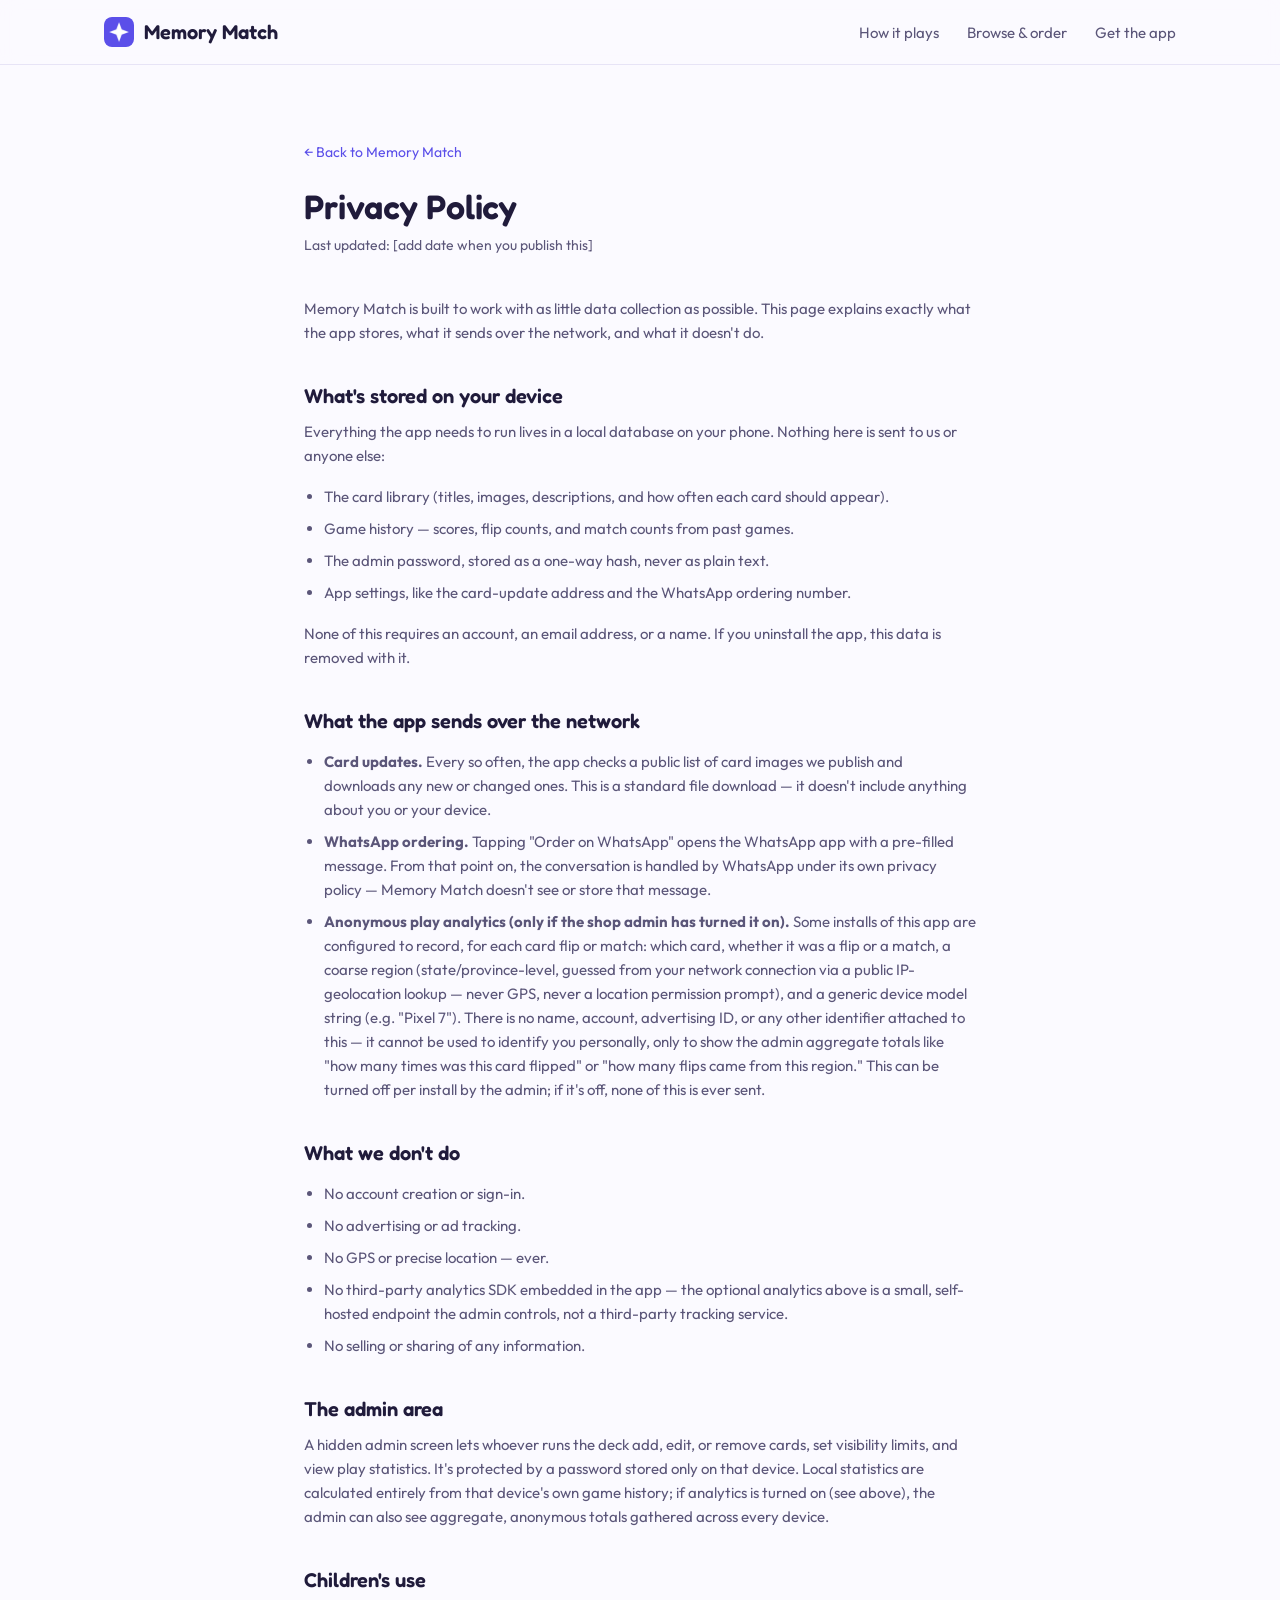
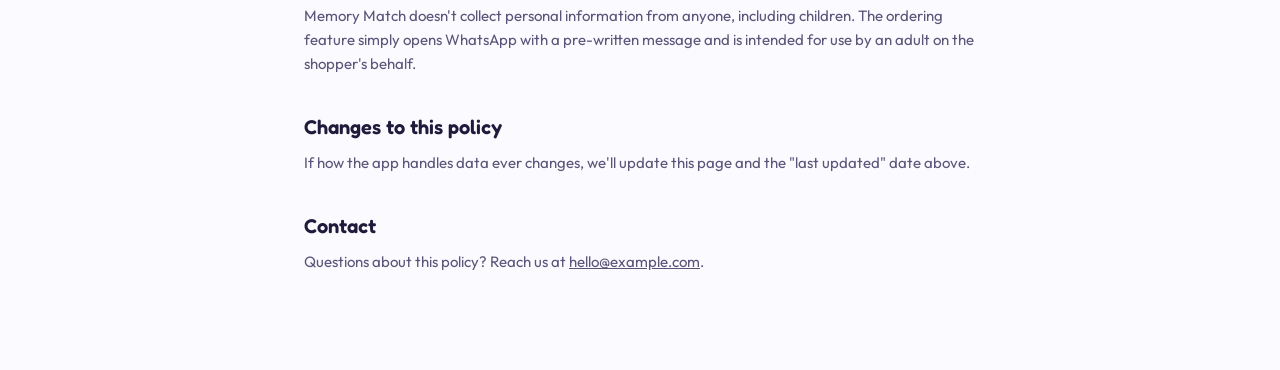
<file: privacy.html>
<!doctype html>
<html lang="en">
<head>
<meta charset="utf-8" />
<meta name="viewport" content="width=device-width, initial-scale=1" />
<title>Privacy Policy — Memory Match</title>
<link rel="icon" href="favicon.png" />
<link rel="preconnect" href="https://fonts.googleapis.com">
<link rel="preconnect" href="https://fonts.gstatic.com" crossorigin>
<link href="https://fonts.googleapis.com/css2?family=Fredoka:wght@500;600;700&family=Outfit:wght@400;500;600&display=swap" rel="stylesheet">
<link rel="stylesheet" href="style.css" />
<style>
  .policy { max-width: 720px; margin: 0 auto; padding: 72px 24px 96px; }
  .policy h1 { font-size: 34px; margin-bottom: 8px; }
  .policy .updated { color: var(--ink-soft); font-size: 14px; margin-bottom: 40px; display: block; }
  .policy h2 { font-size: 20px; margin-top: 40px; margin-bottom: 12px; }
  .policy p, .policy li { color: var(--ink-soft); font-size: 15px; max-width: 68ch; }
  .policy ul { padding-left: 20px; display: grid; gap: 8px; }
  .back-link { display: inline-block; margin-bottom: 24px; font-size: 14px; color: var(--primary); text-decoration: none; }
</style>
</head>
<body>

<nav class="nav">
  <div class="wrap">
    <a class="brand" href="index.html">
      <img src="images/app-icon.png" alt="" />
      Memory Match
    </a>
    <ul class="nav-links">
      <li><a href="index.html#how">How it plays</a></li>
      <li><a href="index.html#catalog">Browse & order</a></li>
      <li><a href="index.html#get">Get the app</a></li>
    </ul>
  </div>
</nav>

<main class="policy">
  <a class="back-link" href="index.html">← Back to Memory Match</a>
  <h1>Privacy Policy</h1>
  <span class="updated">Last updated: [add date when you publish this]</span>

  <p>Memory Match is built to work with as little data collection as possible. This page explains exactly what the app stores, what it sends over the network, and what it doesn't do.</p>

  <h2>What's stored on your device</h2>
  <p>Everything the app needs to run lives in a local database on your phone. Nothing here is sent to us or anyone else:</p>
  <ul>
    <li>The card library (titles, images, descriptions, and how often each card should appear).</li>
    <li>Game history — scores, flip counts, and match counts from past games.</li>
    <li>The admin password, stored as a one-way hash, never as plain text.</li>
    <li>App settings, like the card-update address and the WhatsApp ordering number.</li>
  </ul>
  <p>None of this requires an account, an email address, or a name. If you uninstall the app, this data is removed with it.</p>

  <h2>What the app sends over the network</h2>
  <ul>
    <li><strong>Card updates.</strong> Every so often, the app checks a public list of card images we publish and downloads any new or changed ones. This is a standard file download — it doesn't include anything about you or your device.</li>
    <li><strong>WhatsApp ordering.</strong> Tapping "Order on WhatsApp" opens the WhatsApp app with a pre-filled message. From that point on, the conversation is handled by WhatsApp under its own privacy policy — Memory Match doesn't see or store that message.</li>
    <li><strong>Anonymous play analytics (only if the shop admin has turned it on).</strong> Some installs of this app are configured to record, for each card flip or match: which card, whether it was a flip or a match, a coarse region (state/province-level, guessed from your network connection via a public IP-geolocation lookup — never GPS, never a location permission prompt), and a generic device model string (e.g. "Pixel 7"). There is no name, account, advertising ID, or any other identifier attached to this — it cannot be used to identify you personally, only to show the admin aggregate totals like "how many times was this card flipped" or "how many flips came from this region." This can be turned off per install by the admin; if it's off, none of this is ever sent.</li>
  </ul>

  <h2>What we don't do</h2>
  <ul>
    <li>No account creation or sign-in.</li>
    <li>No advertising or ad tracking.</li>
    <li>No GPS or precise location — ever.</li>
    <li>No third-party analytics SDK embedded in the app — the optional analytics above is a small, self-hosted endpoint the admin controls, not a third-party tracking service.</li>
    <li>No selling or sharing of any information.</li>
  </ul>

  <h2>The admin area</h2>
  <p>A hidden admin screen lets whoever runs the deck add, edit, or remove cards, set visibility limits, and view play statistics. It's protected by a password stored only on that device. Local statistics are calculated entirely from that device's own game history; if analytics is turned on (see above), the admin can also see aggregate, anonymous totals gathered across every device.</p>

  <h2>Children's use</h2>
  <p>Memory Match doesn't collect personal information from anyone, including children. The ordering feature simply opens WhatsApp with a pre-written message and is intended for use by an adult on the shopper's behalf.</p>

  <h2>Changes to this policy</h2>
  <p>If how the app handles data ever changes, we'll update this page and the "last updated" date above.</p>

  <h2>Contact</h2>
  <p>Questions about this policy? Reach us at <a href="mailto:hello@example.com">hello@example.com</a>.</p>
</main>

</body>
</html>
</file>
<file: style.css>
:root {
  --bg: #FBFAFF;
  --ink: #201B3B;
  --ink-soft: #5B5679;
  --primary: #5B4FE9;
  --primary-deep: #4038B8;
  --coral: #FF6B6B;
  --mint: #06D6A0;
  --surface: #FFFFFF;
  --line: #E7E4F6;
  --radius-lg: 28px;
  --radius-md: 16px;
  --radius-sm: 10px;
  --shadow: 0 24px 48px -24px rgba(32, 27, 59, 0.25);
  --max: 1120px;
}

* { box-sizing: border-box; }

html { scroll-behavior: smooth; }

body {
  margin: 0;
  background: var(--bg);
  color: var(--ink);
  font-family: 'Outfit', system-ui, sans-serif;
  font-size: 17px;
  line-height: 1.6;
  -webkit-font-smoothing: antialiased;
}

h1, h2, h3, .display {
  font-family: 'Fredoka', system-ui, sans-serif;
  font-weight: 600;
  line-height: 1.15;
  margin: 0;
  color: var(--ink);
}

p { margin: 0; color: var(--ink-soft); max-width: 62ch; }

a { color: inherit; }

img { max-width: 100%; display: block; }

.wrap {
  max-width: var(--max);
  margin: 0 auto;
  padding: 0 24px;
}

/* Nav */
.nav {
  position: sticky;
  top: 0;
  z-index: 20;
  background: rgba(251, 250, 255, 0.86);
  backdrop-filter: blur(10px);
  border-bottom: 1px solid var(--line);
}
.nav .wrap {
  display: flex;
  align-items: center;
  justify-content: space-between;
  padding-top: 16px;
  padding-bottom: 16px;
}
.brand {
  display: flex;
  align-items: center;
  gap: 10px;
  font-family: 'Fredoka', system-ui, sans-serif;
  font-weight: 600;
  font-size: 20px;
  text-decoration: none;
}
.brand img { width: 30px; height: 30px; border-radius: 8px; }
.nav-links { display: flex; gap: 28px; list-style: none; margin: 0; padding: 0; }
.nav-links a { text-decoration: none; color: var(--ink-soft); font-size: 15px; }
.nav-links a:hover { color: var(--primary); }

/* Buttons */
.btn {
  display: inline-flex;
  align-items: center;
  justify-content: center;
  gap: 8px;
  padding: 14px 26px;
  border-radius: 999px;
  font-family: 'Outfit', system-ui, sans-serif;
  font-weight: 600;
  font-size: 15px;
  text-decoration: none;
  border: none;
  cursor: pointer;
  transition: transform 0.15s ease, box-shadow 0.15s ease;
}
.btn:hover { transform: translateY(-2px); }
.btn-primary { background: var(--primary); color: #fff; box-shadow: 0 14px 28px -12px rgba(91,79,233,0.55); }
.btn-primary:hover { background: var(--primary-deep); }
.btn-ghost { background: var(--surface); color: var(--ink); border: 1.5px solid var(--line); }
.btn-ghost:hover { border-color: var(--primary); color: var(--primary); }
.btn-row { display: flex; gap: 14px; flex-wrap: wrap; }

/* Sections */
section { padding: 96px 0; }
.section-head { max-width: 640px; margin-bottom: 48px; }
.kicker { color: var(--primary); font-weight: 600; font-size: 15px; margin-bottom: 10px; display: block; }
.section-head h2 { font-size: clamp(28px, 4vw, 38px); margin-bottom: 14px; }

/* Hero */
.hero .wrap {
  display: grid;
  grid-template-columns: 1.05fr 0.95fr;
  gap: 56px;
  align-items: center;
  padding-top: 72px;
  padding-bottom: 40px;
}
.hero h1 { font-size: clamp(36px, 5vw, 54px); margin-bottom: 20px; }
.hero p.lead { font-size: 19px; margin-bottom: 32px; }

/* Flip-card hero demo */
.flip-grid {
  display: grid;
  grid-template-columns: repeat(3, 1fr);
  gap: 14px;
  perspective: 1000px;
}
.flip-card {
  aspect-ratio: 1;
  position: relative;
  border-radius: var(--radius-sm);
}
.flip-card .face {
  position: absolute;
  inset: 0;
  border-radius: var(--radius-sm);
  display: flex;
  align-items: center;
  justify-content: center;
  backface-visibility: hidden;
  animation: reveal 2.6s ease-in-out infinite;
}
.flip-card .face.back { background: linear-gradient(145deg, var(--primary), #7B71F0); }
.flip-card .face.front { background: #fff; border: 1.5px solid var(--line); font-size: 30px; transform: rotateY(180deg); }
.flip-card:nth-child(1) .face { animation-delay: 0.0s; }
.flip-card:nth-child(2) .face { animation-delay: 0.15s; }
.flip-card:nth-child(3) .face { animation-delay: 0.3s; }
.flip-card:nth-child(4) .face { animation-delay: 0.45s; }
.flip-card:nth-child(5) .face { animation-delay: 0.6s; }
.flip-card:nth-child(6) .face { animation-delay: 0.75s; }
.flip-card:nth-child(7) .face { animation-delay: 0.9s; }
.flip-card:nth-child(8) .face { animation-delay: 1.05s; }
.flip-card:nth-child(9) .face { animation-delay: 1.2s; }

@keyframes reveal {
  0%, 8% { transform: rotateY(0deg); }
  45%, 65% { transform: rotateY(180deg); }
  92%, 100% { transform: rotateY(0deg); }
}

@media (prefers-reduced-motion: reduce) {
  .flip-card .face { animation: none; }
  .flip-card .face.front { transform: rotateY(0deg); opacity: 0; }
}

/* Steps */
.steps { display: grid; grid-template-columns: repeat(3, 1fr); gap: 24px; }
.step {
  background: var(--surface);
  border: 1px solid var(--line);
  border-radius: var(--radius-md);
  padding: 28px;
}
.step .num {
  width: 34px; height: 34px;
  border-radius: 10px;
  background: var(--primary);
  color: #fff;
  display: flex; align-items: center; justify-content: center;
  font-family: 'Fredoka', sans-serif; font-weight: 600;
  margin-bottom: 16px;
}
.step h3 { font-size: 19px; margin-bottom: 8px; }
.step p { font-size: 15px; }

/* Catalog / WhatsApp section */
.catalog-section .wrap {
  display: grid;
  grid-template-columns: 0.85fr 1.15fr;
  gap: 56px;
  align-items: center;
}
.phone-mock {
  background: #14112B;
  border-radius: 40px;
  padding: 14px;
  width: min(300px, 100%);
  box-shadow: var(--shadow);
  margin: 0 auto;
}
.phone-screen {
  background: var(--bg);
  border-radius: 28px;
  padding: 18px;
  min-height: 460px;
}
.phone-search {
  background: #fff;
  border-radius: 10px;
  padding: 10px 12px;
  font-size: 13px;
  color: var(--ink-soft);
  margin-bottom: 14px;
  border: 1px solid var(--line);
}
.phone-grid { display: grid; grid-template-columns: 1fr 1fr; gap: 10px; }
.phone-item {
  background: #fff;
  border-radius: 12px;
  padding: 10px;
  text-align: center;
}
.phone-item .emoji { font-size: 30px; margin-bottom: 6px; }
.phone-item .name { font-size: 12px; font-weight: 600; margin-bottom: 8px; }
.phone-item .wa {
  background: var(--mint);
  color: #fff;
  border-radius: 8px;
  font-size: 10px;
  font-weight: 600;
  padding: 6px 4px;
}
.catalog-copy ul { padding: 0; margin: 24px 0 0; list-style: none; display: grid; gap: 14px; }
.catalog-copy li { display: flex; gap: 12px; align-items: flex-start; font-size: 15px; color: var(--ink-soft); }
.catalog-copy li .dot { width: 8px; height: 8px; border-radius: 50%; background: var(--mint); margin-top: 8px; flex-shrink: 0; }

/* Freshness / admin */
.fresh-band {
  background: linear-gradient(135deg, var(--primary), #4038B8);
  color: #fff;
  border-radius: var(--radius-lg);
}
.fresh-band .wrap { padding: 64px 24px; display: grid; grid-template-columns: 1fr 1fr; gap: 40px; align-items: center; }
.fresh-band h2 { color: #fff; }
.fresh-band p { color: rgba(255,255,255,0.82); }
.fresh-card {
  background: rgba(255,255,255,0.1);
  border: 1px solid rgba(255,255,255,0.25);
  border-radius: var(--radius-md);
  padding: 22px;
}
.fresh-card + .fresh-card { margin-top: 14px; }
.fresh-card .label { font-size: 13px; color: rgba(255,255,255,0.7); margin-bottom: 4px; }
.fresh-card .value { font-family: 'Fredoka', sans-serif; font-size: 20px; }

/* Get the app */
.store-row { display: flex; gap: 14px; flex-wrap: wrap; margin-top: 28px; }
.store-badge {
  display: flex;
  align-items: center;
  gap: 10px;
  background: var(--ink);
  color: #fff;
  padding: 12px 20px;
  border-radius: var(--radius-sm);
  text-decoration: none;
}
.store-badge .lines { display: flex; flex-direction: column; line-height: 1.2; }
.store-badge .small { font-size: 11px; opacity: 0.7; }
.store-badge .big { font-size: 15px; font-weight: 600; }
.store-note { margin-top: 18px; font-size: 14px; }

/* Footer */
footer { border-top: 1px solid var(--line); padding: 48px 0; }
footer .wrap { display: flex; justify-content: space-between; align-items: center; flex-wrap: wrap; gap: 16px; }
.footer-links { display: flex; gap: 22px; list-style: none; padding: 0; margin: 0; }
.footer-links a { text-decoration: none; color: var(--ink-soft); font-size: 14px; }
.footer-links a:hover { color: var(--primary); }
.footer-brand { font-size: 14px; color: var(--ink-soft); }

@media (max-width: 860px) {
  .hero .wrap, .catalog-section .wrap, .fresh-band .wrap { grid-template-columns: 1fr; }
  .nav-links { display: none; }
  .steps { grid-template-columns: 1fr; }
  section { padding: 64px 0; }
}
</file>
